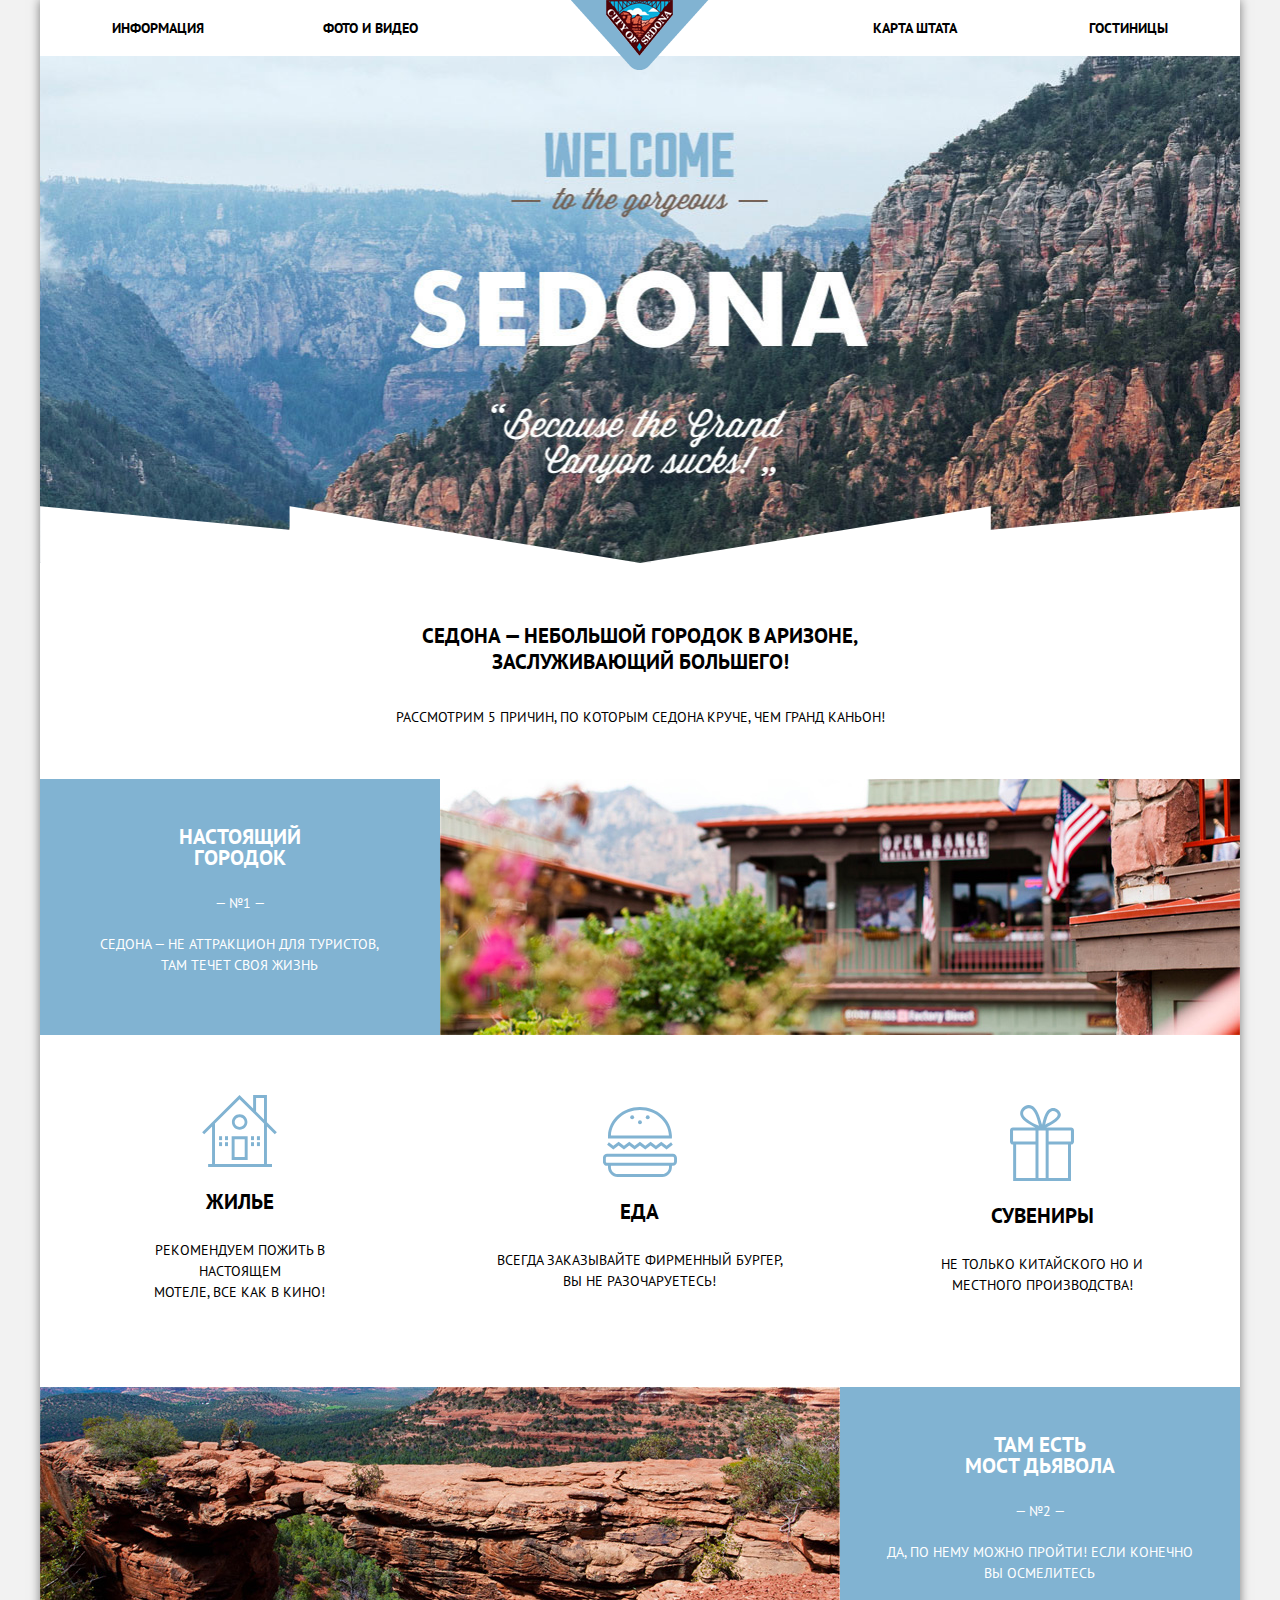
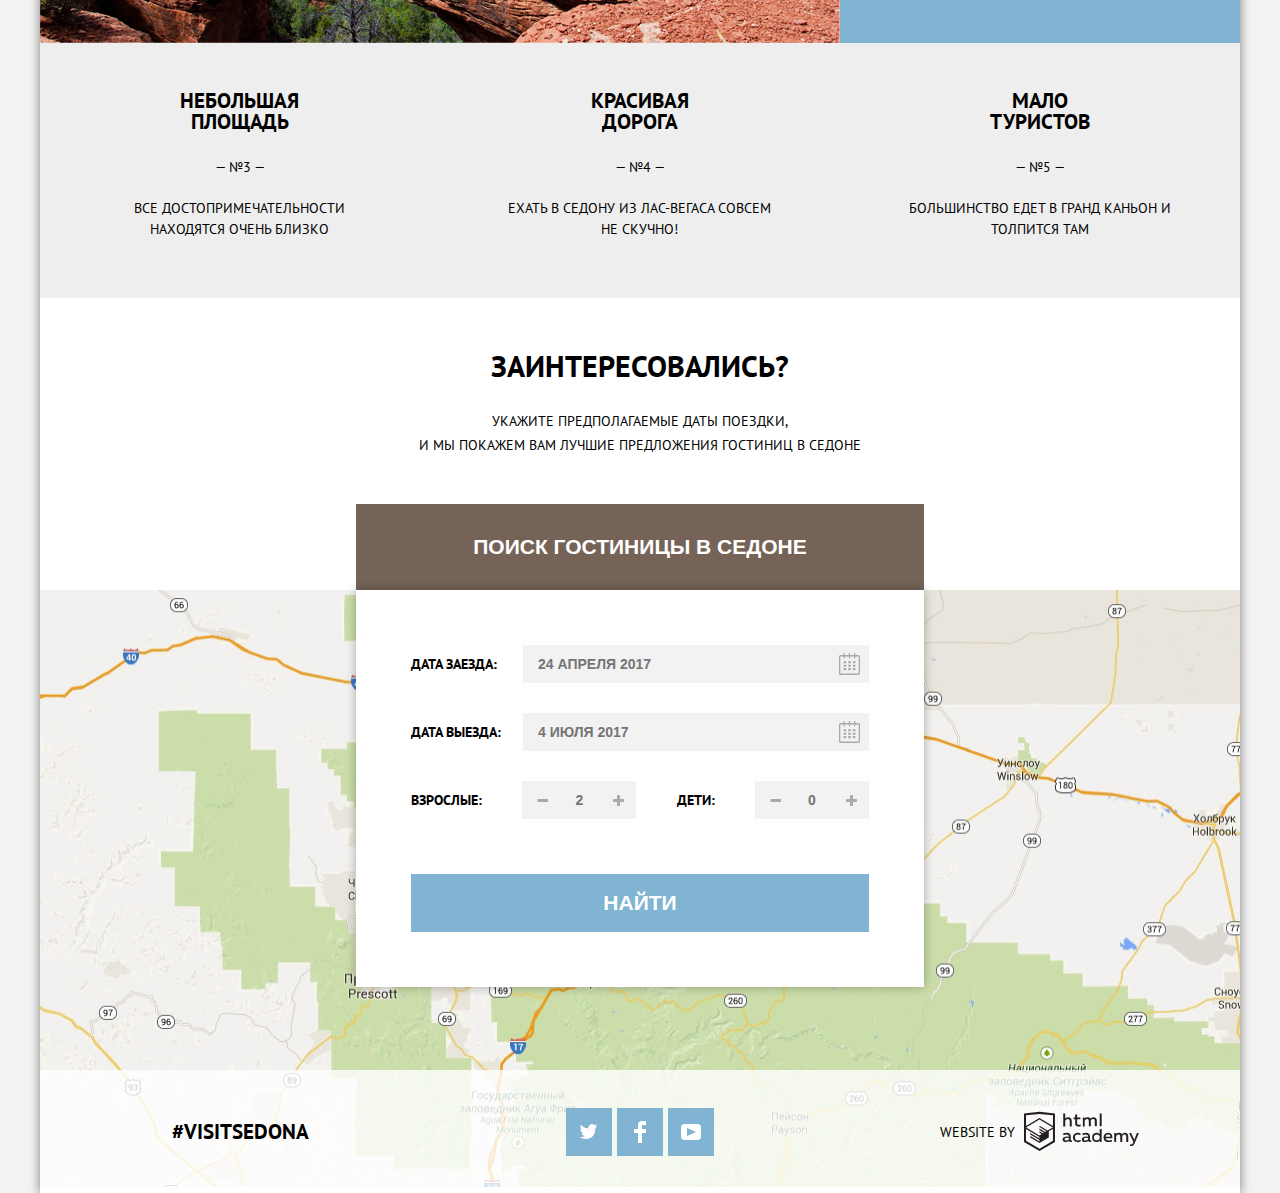
<file: index.html>
<!DOCTYPE html>
<html lang="ru">
  <head>
    <meta charset="utf-8">
    <title>HTML Academy: Седона</title>
    <link href="https://fonts.googleapis.com/css?family=PT+Sans:400,700&amp;subset=cyrillic" rel="stylesheet">
    <link href="css/normalize.css" rel="stylesheet">
    <link href="css/style.css" rel="stylesheet">
  </head>
  <body>
  	<div class="main-wrapper">
		<header class="main-header">
			<nav class="main-menu">
				<a href="index.html" class="main-logo">
					<img src="img/main-logo.png" width="138" height="70" alt="City of Sedona">
				</a>
				<ul class="navigation">
					<li class="navigation-item">
						<a href="info.html" class="navigation-item-link">Информация</a>
					</li>
					<li class="navigation-item">
						<a href="photo.html" class="navigation-item-link">Фото и Видео</a>
					</li>
					<li class="navigation-item">
						<a href="video.html" class="navigation-item-link">Карта штата</a>
					</li>
					<li class="navigation-item">
						<a href="hotels.html" class="navigation-item-link">Гостиницы</a>
					</li>
				</ul>
			</nav>
		</header>
		<main class="container">
			<div class="promo">	
				<img src="img/background-image.jpg" width="1200" height="507" alt="sedona">
			</div>
			<div class="reasons-intro">
				<h3 class="reasons-city">Седона — небольшой городок в Аризоне,<br> заслуживающий большего!</h3>
				<p class="reasons-city-text">Рассмотрим 5 причин, по которым Седона круче, чем Гранд каньон!</p>
			</div>
			<h2 class="visually-hidden">Описание города</h2>
			<section class="about">
				<ul class="reasons-list">
					<li class="reasons-item">
						<h3 class="reasons-name">Настоящий<br>городок</h3>
						<p class="reasons-number">— №1 —</p>
						<p class="reasons-text">Седона — не аттракцион для туристов,<br> там течет своя жизнь</p>	
					</li>
					<li class="reasons-img">	
						<img src="img/city.jpg" width="800" height="256" alt="city-photo">
					</li>
				</ul>
				<ul class="features-list">
					<li class="features-item">
						<h3 class="features-caption">Жилье</h3>
						<p class="features-text">Рекомендуем пожить в настоящем<br>мотеле, все как в кино!</p>
					</li>
					<li class="features-item">
						<h3 class="features-caption">Еда</h3>
						<p class="features-text">Всегда заказывайте фирменный бургер, вы не разочаруетесь!</p>
					</li>
					<li class="features-item">
						<h3 class="features-caption">Сувениры</h3>
						<p class="features-text">Не только китайского но и местного производства!</p>
					</li>
				</ul>
					<ul class="reasons-list">
						<li class="reasons-img">
							<img src="img/canyon.jpg" width="800" height="256" alt="canyon">
						</li>
						<li class="reasons-item">
							<h3 class="reasons-name">Там есть<br>Мост дьявола</h3>
							<p class="reasons-number">— №2 —</p>
							<p class="reasons-text">Да, по нему можно пройти! Если конечно<br>вы осмелитесь</p>
						</li>
						<li class="reasons-item last-reasons">
							<h3 class="reasons-name">Небольшая<br>площадь</h3>
							<p class="reasons-number">— №3 —</p>
							<p class="reasons-text">Все достопримечательности<br>находятся очень близко</p>
						</li>
						<li class="reasons-item last-reasons">
							<h3 class="reasons-name">Красивая<br>дорога</h3>
							<p class="reasons-number">— №4 —</p>
							<p class="reasons-text">Ехать в Седону из Лас-Вегаса совсем<br> не скучно!</p>
						</li>
						<li class="reasons-item last-reasons">
							<h3 class="reasons-name">Мало<br>туристов</h3>
							<p class="reasons-number">— №5 —</p>
							<p class="reasons-text">Большинство едет в Гранд Каньон и<br>толпится там</p>
						</li>	
					</ul>
			</section>
			<section class="booking">			
				<h2 class="booking-interesting">Заинтересовались?</h2>
				<p class="booking-text">Укажите предполагаемые даты поездки,<br> и мы покажем вам лучшие предложения гостиниц в Седоне</p>
				<button class="booking-form-btn" type="button">Поиск гостиницы в Седоне</button>
			</section>
			<section class="hotels-search">
				<h2 class="visually-hidden">Форма поиска отеля</h2>
				<form class="hotels-search-form" action="https://echo.htmlacademy.ru" method="post">
					<p class="hotels-search-item">
						<label for="arrival-date">Дата заезда:</label>
						<input class="date-input" id="arrival-date" type="text" name="arrival-date" placeholder="24 апреля 2017">
						<button class="calendar" type="button" aria-label="Календарь">
							<svg class="calendar-icon" xmlns="http://www.w3.org/2000/svg" width="21" height="22" viewBox="0 0 21 22"><path d="M19.251 2.025h-2.845V.648c0-.381-.294-.689-.656-.689-.363 0-.656.308-.656.689v1.377h-3.938V.648c0-.381-.294-.689-.655-.689-.363 0-.657.308-.657.689v1.377H5.906V.648c0-.381-.294-.689-.656-.689-.363 0-.657.308-.657.689v1.377H1.75C.784 2.025 0 2.847 0 3.862v16.302C0 21.179.784 22 1.75 22h17.501c.966 0 1.749-.821 1.749-1.836V3.862c0-1.015-.783-1.837-1.749-1.837zm.437 18.139a.448.448 0 0 1-.437.459H1.75a.45.45 0 0 1-.438-.459V3.862a.45.45 0 0 1 .438-.459h2.844v1.378c0 .381.294.689.657.689.362 0 .656-.308.656-.689V3.403h3.938v1.378c0 .381.294.689.657.689.361 0 .655-.308.655-.689V3.403h3.938v1.378c0 .381.293.689.656.689.362 0 .656-.308.656-.689V3.403h2.845c.241 0 .437.206.437.459v16.302z"/><path d="M4.594 8.225h2.625v2.066H4.594zM4.594 11.668h2.625v2.067H4.594zM4.594 15.112h2.625v2.066H4.594zM9.188 15.112h2.625v2.066H9.188zM9.188 11.668h2.625v2.067H9.188zM9.188 8.225h2.625v2.066H9.188zM13.781 15.112h2.625v2.066h-2.625zM13.781 11.668h2.625v2.067h-2.625zM13.781 8.225h2.625v2.066h-2.625z"/></svg>
						</button>
					</p>
					<p class="hotels-search-item">
						<label for="departure-date">Дата выезда:</label>
						<input class="date-input" id="departure-date" type="text" name="departure-date" placeholder="4 июля 2017">
						<button class="calendar" aria-label="Календарь" type="button">
							<svg class="calendar-icon" xmlns="http://www.w3.org/2000/svg" width="21" height="22" viewBox="0 0 21 22"><path d="M19.251 2.025h-2.845V.648c0-.381-.294-.689-.656-.689-.363 0-.656.308-.656.689v1.377h-3.938V.648c0-.381-.294-.689-.655-.689-.363 0-.657.308-.657.689v1.377H5.906V.648c0-.381-.294-.689-.656-.689-.363 0-.657.308-.657.689v1.377H1.75C.784 2.025 0 2.847 0 3.862v16.302C0 21.179.784 22 1.75 22h17.501c.966 0 1.749-.821 1.749-1.836V3.862c0-1.015-.783-1.837-1.749-1.837zm.437 18.139a.448.448 0 0 1-.437.459H1.75a.45.45 0 0 1-.438-.459V3.862a.45.45 0 0 1 .438-.459h2.844v1.378c0 .381.294.689.657.689.362 0 .656-.308.656-.689V3.403h3.938v1.378c0 .381.294.689.657.689.361 0 .655-.308.655-.689V3.403h3.938v1.378c0 .381.293.689.656.689.362 0 .656-.308.656-.689V3.403h2.845c.241 0 .437.206.437.459v16.302z"/><path d="M4.594 8.225h2.625v2.066H4.594zM4.594 11.668h2.625v2.067H4.594zM4.594 15.112h2.625v2.066H4.594zM9.188 15.112h2.625v2.066H9.188zM9.188 11.668h2.625v2.067H9.188zM9.188 8.225h2.625v2.066H9.188zM13.781 15.112h2.625v2.066h-2.625zM13.781 11.668h2.625v2.067h-2.625zM13.781 8.225h2.625v2.066h-2.625z"/></svg>
						</button>
					</p>
					<p class="hotels-search-item count-search-item">
						<label for="count">Взрослые:</label>
						<button id="people-btn" class="people-btn count-minus" type="button"></button>
						<input type="text" class="count-input" id="count" placeholder="2">
						<button class="people-btn count-plus" type="button"></button>
						<label for="count-children">Дети:</label>
						<button class="people-btn count-minus" type="button"></button>
						<input type="text" class="count-input" id="count-children" placeholder="0">
						<button class="people-btn count-plus" type="button"></button>
					</p>
					<button class="find-btn" type="submit">Найти</button>
				</form>	
			</section>
			<section class="map">
				<h2 class="visually-hidden">Карта штата</h2>
				<img src="img/map.jpg" width="1200" height="597" alt="Arizona State map">
			</section>
		</main>
		<footer class="main-footer">
			<h2 class="visually-hidden">Контакты</h2>
					<p class="footer-hashtag">#Visitsedona</p>
				<div class="footer-social">
					<ul class="social">
						<li class="social-item">
							<a href="#" class="twitter" aria-label="twitter"></a>
						</li>
						<li class="social-item">
							<a href="#" class="facebook" aria-label="facebook"></a>
						</li>
						<li class="social-item">
							<a href="#" class="youtube" aria-label="youtube"></a>
						</li>
					</ul>
				</div>
				<div class="footer-copyright">
						<span class="website">Website by</span>
						<a href="https://htmlacademy.ru/intensive/htmlcss" class="footer-logo" aria-label="Website HTML Academy">
							<svg class="academy-logo" id="Layer_1" data-name="Layer 1" width="115px" height="41px" xmlns="http://www.w3.org/2000/svg" viewBox="0 0 108.08 36.85"><title>logo-htmlacademy-small1</title><path d="M44.61,26.88a2,2,0,0,0,.55-0.1v1.33a3.25,3.25,0,0,1-1.18.21,1.67,1.67,0,0,1-1.67-1,4.84,4.84,0,0,1-3.14,1.08c-1.51,0-2.91-.83-2.91-2.55,0-2.13,2-2.79,3.71-2.79a11.08,11.08,0,0,1,2.17.25v-0.3c0-1-.76-1.77-2.19-1.77a7.42,7.42,0,0,0-3,.64v-1.7a10.21,10.21,0,0,1,3.19-.55c2.36,0,3.81,1.12,3.81,3.65v3a0.54,0.54,0,0,0,.49.59h0.17Zm-6.44-1.13A1.35,1.35,0,0,0,39.63,27h0.11a3.39,3.39,0,0,0,2.41-1V24.58a9.72,9.72,0,0,0-1.81-.21c-1,0-2.16.33-2.16,1.38h0Zm12.36-6.11a5,5,0,0,1,2.57.64V22a4.08,4.08,0,0,0-2.3-.7,2.75,2.75,0,1,0,0,5.49,5,5,0,0,0,2.43-.64v1.71a6.27,6.27,0,0,1-2.76.57A4.21,4.21,0,0,1,46,24.51q0-.21,0-0.41a4.32,4.32,0,0,1,4.18-4.46h0.38Zm12.17,7.24a2,2,0,0,0,.55-0.1v1.33a3.25,3.25,0,0,1-1.18.21,1.67,1.67,0,0,1-1.67-1,4.84,4.84,0,0,1-3.14,1.08c-1.51,0-2.91-.83-2.91-2.55,0-2.13,2-2.79,3.71-2.79a11.08,11.08,0,0,1,2.17.25v-0.3c0-1-.76-1.77-2.19-1.77a7.42,7.42,0,0,0-3,.64v-1.7a10.21,10.21,0,0,1,3.19-.55c2.36,0,3.81,1.12,3.81,3.65v3a0.54,0.54,0,0,0,.49.59h0.17Zm-6.44-1.13A1.35,1.35,0,0,0,57.73,27h0.11a3.39,3.39,0,0,0,2.41-1V24.58a9.72,9.72,0,0,0-1.81-.21c-1.06,0-2.16.33-2.16,1.38h0ZM73,16V28.2H71.35V26.88a3.88,3.88,0,0,1-3.19,1.54,4.4,4.4,0,0,1,0-8.78,3.81,3.81,0,0,1,3,1.3V16H73Zm-4.53,5.22a2.76,2.76,0,1,0,0,5.52A2.86,2.86,0,0,0,71.15,25V23A2.91,2.91,0,0,0,68.49,21.27ZM79,19.64c3.31,0,4.46,2.68,3.92,5.09H76.7c0.21,1.5,1.67,2.11,3.19,2.11a6.11,6.11,0,0,0,2.64-.59v1.6a7.14,7.14,0,0,1-3,.57C77,28.42,74.78,27,74.78,24a4.18,4.18,0,0,1,4-4.39H79Zm0.09,1.54a2.28,2.28,0,0,0-2.44,2.1v0.06H81.3A2,2,0,0,0,79.13,21.18Zm5.73,7V19.87h1.65v1a3.81,3.81,0,0,1,2.78-1.27A2.86,2.86,0,0,1,91.89,21a4.12,4.12,0,0,1,2.91-1.33A3.06,3.06,0,0,1,98,23V28.2h-1.9V23.05a1.59,1.59,0,0,0-1.42-1.75H94.42a2.8,2.8,0,0,0-2.07,1.12V28.2h-1.9V23.05A1.59,1.59,0,0,0,89,21.31H88.8a3,3,0,0,0-2.21,1.29v5.63H84.86Zm21.31-8.33h1.9l-3.91,9.46c-0.9,2.17-2.09,2.86-3.35,2.86a4.76,4.76,0,0,1-1.1-.14V30.46a2.86,2.86,0,0,0,.85.12c0.9,0,1.58-.64,2.07-1.9l0.17-.42-4-8.4h2l2.86,6.29ZM38.73,1.46V6.22a3.81,3.81,0,0,1,2.7-1.14,3.25,3.25,0,0,1,3.44,3.4v5.15H43V8.72a1.81,1.81,0,0,0-1.61-2h-0.3a2.93,2.93,0,0,0-2.32,1.39v5.52h-1.9V1.46h1.9ZM49.94,2.31v3h3V6.91h-3v3.81c0,1.1.5,1.46,1.58,1.46a4.49,4.49,0,0,0,1.69-.33v1.6A6.8,6.8,0,0,1,51,13.8a2.55,2.55,0,0,1-2.86-2.74V6.89H46.58V5.26h1.5V2.74Zm5.4,11.31V5.28H57v1A3.81,3.81,0,0,1,59.77,5a2.86,2.86,0,0,1,2.6,1.33A4.12,4.12,0,0,1,65.28,5,3.06,3.06,0,0,1,68.44,8.4v5.21h-1.9V8.46a1.59,1.59,0,0,0-1.42-1.75H64.89a2.8,2.8,0,0,0-2.07,1.12v5.78h-1.9V8.46A1.59,1.59,0,0,0,59.5,6.71H59.27A3,3,0,0,0,57.06,8v5.63H55.34ZM71.17,1.45H73V13.6H71.17V1.45ZM14.71,0H14.55L0,1.54V28.21l14.55,8.66,14.55-8.66V1.54Zm12.5,27.1L14.55,34.64,1.9,27.12V16.18l12.59,7.5V25L5.86,19.9v1.31l8.68,5.21v1.39L5.87,22.65V24l8.68,5.21,8.75-5.24V18.31L27.2,16V27.12Zm0-12.53-3.48,2-1.6,1L14.51,13v1.31L21,18.23H21l-0.14.09-1,.54-5.37-3.2V17l4.24,2.52-1,.67-3.2-1.9v1.31l2.1,1.24L14.5,22.1,2,14.65,14.51,7.11Zm0-1.32L14.49,5.76,1.91,13.25v-10L14.56,1.92,27.21,3.25v10h0Z" transform="translate(0 -0.02)"/></svg>
						</a>
				</div>
		</footer>
	</div>
	<script type="text/javascript" src="js/script.js"></script>
  </body>
</html>
</file>
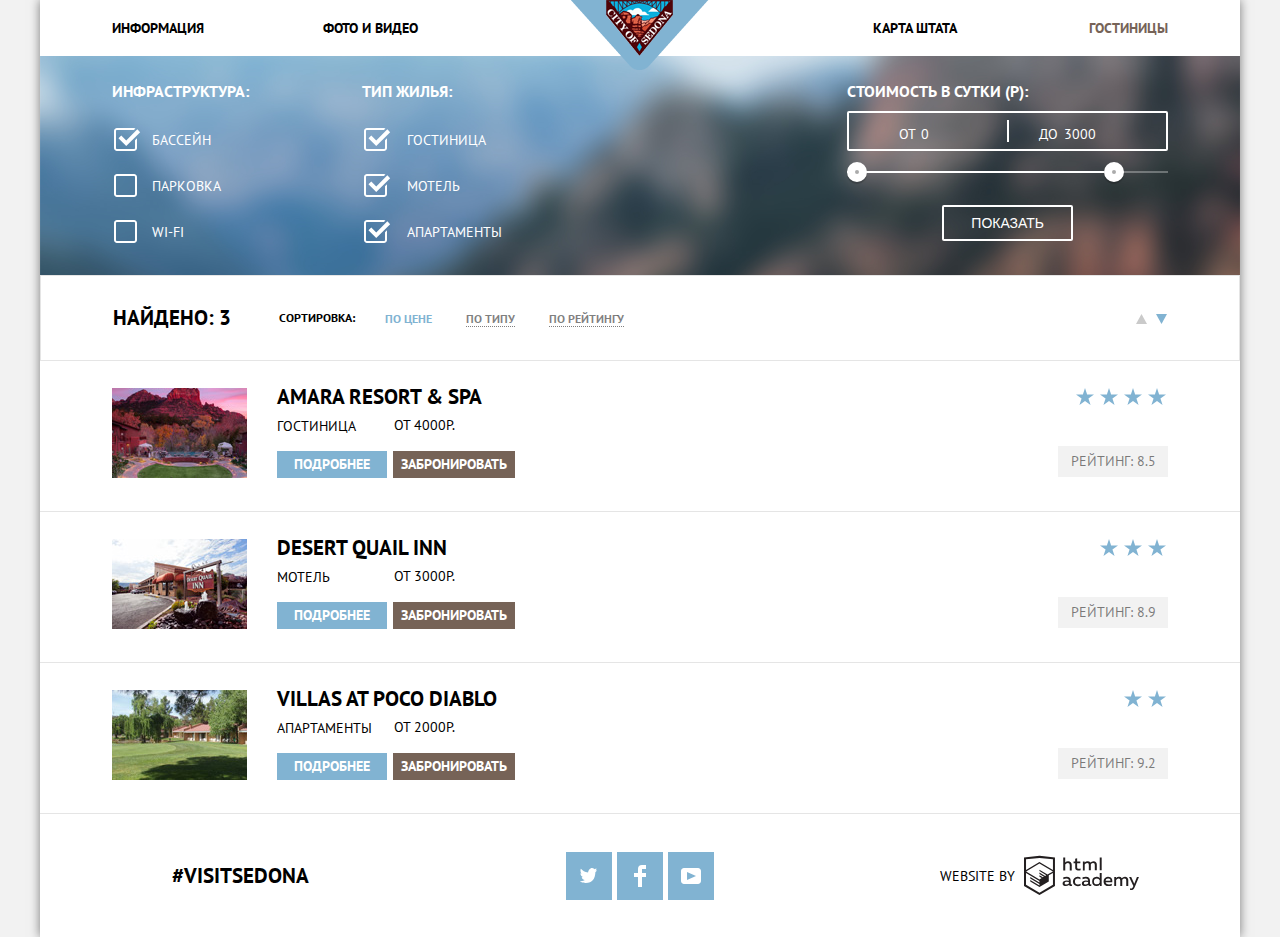
<file: hotels.html>
<!DOCTYPE html>
<html lang="ru">
  <head>
    <meta charset="utf-8">
    <title>HTML Academy: Седона</title>
    <link href="https://fonts.googleapis.com/css?family=PT+Sans:400,700&amp;subset=cyrillic" rel="stylesheet">
    <link href="css/normalize.css" rel="stylesheet">
    <link href="css/style.css" rel="stylesheet">
    <link rel="shortcut icon" href="favicon.png" type="image/png">
  </head>
  <body>
  	<div class="main-wrapper">
		<header class="main-header">
			<nav class="main-menu">
				<a href="index.html" class="main-logo">
					<img src="img/main-logo.png" width="138" height="70" alt="City of Sedona">
				</a>
				<ul class="navigation">
					<li class="navigation-item">
						<a href="info.html" class="navigation-item-link">Информация</a>
					</li>
					<li class="navigation-item">
						<a href="photo.html" class="navigation-item-link">Фото и Видео</a>
					</li>
					<li class="navigation-item">
						<a href="video.html" class="navigation-item-link">Карта штата</a>
					</li>
					<li class="navigation-item navigation-active-item">
						<a href="hotels.html" class="navigation-item-link">Гостиницы</a>
					</li>
				</ul>
			</nav>
		</header>
		<main class="container">
			<section class="hotels-filter">
				<h2 class="visually-hidden">Фильтр отелей</h2>
				<form class="filter-form" action="https://echo.htmlacademy.ru" method="post">
					<fieldset class="filter-form-group">
						<legend class="comfort-check">Инфраструктура:</legend>
						<ul class="comfort">
							<li class="comfort-item">
								<input class="check-item" id="pool" type="checkbox" name="pool" checked>
								<label class="check-name" for="pool">Бассейн</label>
							</li>
							<li class="comfort-item">
								<input class="check-item" id="parking" type="checkbox" name="parking">
								<label class="check-name" for="parking">Парковка</label>
							</li>
							<li class="comfort-item">
								<input class="check-item" id="wi-fi" type="checkbox" name="wi-fi">
								<label class="check-name" for="wi-fi">Wi-fi</label>
							</li>
						</ul>
					</fieldset>
					<fieldset class="filter-form-group">
						<legend class="comfort-check">Тип жилья:</legend>
						<ul class="hotels-type">
							<li class="hotels-type-item">
								<input class="check-item" id="hotel" type="checkbox" name="hotel" checked>
								<label class="check-name" for="hotel">Гостиница</label>
							</li>
							<li class="hotels-type-item">
								<input class="check-item" id="motel" type="checkbox" name="motel" checked>
								<label class="check-name" for="motel">Мотель</label>
							</li>
							<li class="hotels-type-item">
								<input class="check-item" id="apartments" type="checkbox" name="apartments" checked>
								<label class="check-name" for="apartments">Апартаменты</label>
							</li>
						</ul>
					</fieldset>
					<fieldset class="filter-form-group">
						<legend class="price-of-day">Стоимость в сутки (р):</legend>
						<div class="price-controls">
        			<label class="min-price">от <input type="text" name="min-price" value="0"></label>
        			<label class="max-price">до <input type="text" name="max-price" value="3000"></label>
      			</div>
      			<div class="range-controls">
        		  <div class="scale">
          		  <div class="bar"></div>
       			  </div>
        			<div class="range-toggle range-toggle-min"></div>
        			<div class="range-toggle range-toggle-max"></div>
     				</div>
      			<button class="filter-btn" type="submit">Показать</button>
					</fieldset>
				</form>
			</section>
			<section class="hotels-results">
				<h2 class="visually-hidden">Список гостиниц</h2>
				<div class="hotel-filter-wrapper">
					<div class="hotel-sorting-wrapper">
						<h3>Найдено: <span class="hotels-count">3</span></h3>
						<span class="hotel-sorting-title">Сортировка:</span>
							<ul class="hotels-sorting-parameters">
								<li class="hotels-sorting sorting-active">
									<a href="#" class="hotel-sorting-btn">По цене</a>
								</li>
								<li class="hotels-sorting">
									<a href="#" class="hotel-sorting-btn">По типу</a>
								</li>
								<li class="hotels-sorting">
									<a href="#" class="hotel-sorting-btn">По рейтингу</a>
								</li>
							</ul>
					</div>
					<div class="triangle-wrapper">
						<a href="#" class="sort-up">
							<svg class="sort-up-color" xmlns="http://www.w3.org/2000/svg" width="11" height="10" viewBox="0 0 11 10"><path d="M5.5 0L0 10h11z"/></svg>
						</a>
						<a href="#" class="sort-down">
							<svg class="sort-down-color" xmlns="http://www.w3.org/2000/svg" width="11" height="10" viewBox="0 0 11 10"><path d="M5.5 10L0 0h11"/></svg>
						</a>
					</div>
				</div>
				<ul class="hotels-list">
					<li class="hotel-item">
						<p class="hotel-img">
							<img src="img/hotel1.jpg" width="135" height="90" alt="Amara Resort & SPA">
						</p>
						<div class="hotel-item-wrapper">
							<div class="hotel-content-wrapper">
									<h3>
										<a class="hotel-name" href="#" >Amara Resort & SPA</a>
									</h3>
									<span class="hotel-type">Гостиница</span>
									<span class="hotel-price">от 4000р.</span>
								<div class="content-buttons-wrapper">
									<a class="hotel-more-info" href="info.html">Подробнее</a>
									<button class="hotel-btn-booking" type="button">Забронировать</button>
								</div>
							</div>
							<div class="rating-wrapper">
								<p class="star-rating" tabindex="0" aria-label="this hotel has four stars">
									<span class="star-item"></span>
									<span class="star-item"></span>
									<span class="star-item"></span>
									<span class="star-item"></span>
								</p>
								<p class="rating">Рейтинг: 8.5</p>
							</div>
						</div>
					</li>
					<li class="hotel-item">
						<p class="hotel-img">
							<img src="img/hotel2.jpg" width="135" height="90" alt="Desert Quail Inn">
						</p>
						<div class="hotel-item-wrapper">
							<div class="hotel-content-wrapper">
									<h3>
										<a class="hotel-name" href="#" >Desert quail inn</a>
									</h3>
									<span class="hotel-type">Мотель</span>
									<span class="hotel-price">от 3000р.</span>
								<div class="content-buttons-wrapper">
									<a class="hotel-more-info" href="info.html">Подробнее</a>
									<button class="hotel-btn-booking" type="button">Забронировать</button>
								</div>
							</div>
							<div class="rating-wrapper">
								<p class="star-rating" tabindex="0" aria-label="this hotel has four stars">
									<span class="star-item"></span>
									<span class="star-item"></span>
									<span class="star-item"></span>
								</p>
								<p class="rating">Рейтинг: 8.9</p>
							</div>
						</div>
					</li>
					<li class="hotel-item">
						<p class="hotel-img">
							<img src="img/hotel3.jpg" width="135" height="90" alt="Villas at Poco Diablo">
						</p>
						<div class="hotel-item-wrapper">
							<div class="hotel-content-wrapper">
									<h3>
										<a class="hotel-name" href="#" >Villas at poco diablo</a>
									</h3>
									<span class="hotel-type">Апартаменты</span>
									<span class="hotel-price">от 2000р.</span>
								<div class="content-buttons-wrapper">
									<a class="hotel-more-info" href="info.html">Подробнее</a>
									<button class="hotel-btn-booking" type="button">Забронировать</button>
								</div>
							</div>
							<div class="rating-wrapper">
								<p class="star-rating" tabindex="0" aria-label="this hotel has four stars">
									<span class="star-item"></span>
									<span class="star-item"></span>
								</p>
								<p class="rating">Рейтинг: 9.2</p>
							</div>
						</div>
					</li>
				</ul>
			</section>
		</main>
		<footer class="main-footer-hotels">
			<h2 class="visually-hidden">Контакты</h2>
			<div class="footer-hashtag">
				<p class="hashtag">#Visitsedona</p>
			</div>
			<div class="footer-social">
				<ul class="social">
					<li class="social-item">
						<a href="#" class="twitter" aria-label="twitter"></a>
					</li>
					<li class="social-item">
						<a href="#" class="facebook" aria-label="facebook"></a>
					</li>
					<li class="social-item">
						<a href="#" class="youtube" aria-label="youtube"></a>
					</li>
				</ul>
			</div>
			<div class="footer-copyright">
				<span class="website">Website by</span>
				<a href="https://htmlacademy.ru/intensive/htmlcss" class="footer-logo" aria-label="Website HTML Academy">
					<img src="img/logo-htmlacademy.svg" width="115" height="41" alt="HTML-Academy">
				</a>
			</div>
		</footer>
	</div>
  </body>
</html>
</file>
<file: css/style.css>
body {
	margin: 0;
	padding: 0;
	font-family: "PT Sans", Arial, sans-serif;
	font-size: 14px;
	line-height: 21px;
	font-weight: bold;
	text-transform: uppercase;
	background-color: #f2f2f2;
}

a {
  	text-decoration: none;
}

.visually-hidden {
	position: absolute;
	clip: rect(0 0 0 0);
	width: 1px;
	height: 1px;
	margin: -1px;
}

.main-wrapper {
	position: relative;
	width: 1200px;
	margin: 0 auto;
	background-color: white;
	box-shadow: 0 0 10px rgba(0,0,0,0.5)
}

.main-menu {
	position: relative;
	padding: 15px 0px;
	font-size: 14px;
	line-height: 26px;
	color: #ffffff;
	background-color: #ffffff;
}

.main-logo {
	position: absolute;
	top: 0px;
	left: 50%;
	transform: translateX(-50%);
	z-index: 100;
}

.navigation {
	display: flex;
	flex-direction: row;
	align-items: center;
  justify-content: space-between;
	padding: 0;
	margin: 0;
	max-width: 1200px;
	padding-left: 6%;
	padding-right: 6%;
	list-style: none;
}

.navigation-item {
	width: 20%;
}

.navigation-item:nth-of-type(1),
.navigation-item:nth-of-type(2) {
	text-align: left;
}

.navigation-item:nth-of-type(3),
.navigation-item:nth-of-type(4) {
	text-align: right;
}

.navigation-item:nth-of-type(2) {
	margin-right: 20%;
}

.navigation-item-link {
	text-decoration: none;
	color: #000;
}

.navigation-item-link:hover,
.navigation-item-link:focus {
	color: #81b3d2;
}

.navigation-item-link:active {
	color: rgba(0,0,0, 0.5);
}

.navigation-active-item .navigation-item-link {
	color: #766357;
}

.container {
	background-color: #fff;
	text-align: center;
}

.promo {
	position: relative;
}

.promo img {
	display: block;
}

.promo:after {
	position: absolute;
	content: "";
	bottom: 0;
	left: 0;
	width: 100%;
	height: 57px;
	background-image: url(../img/background-image-bottom.png);
	background-repeat: no-repeat;
}

.reasons-city {
	margin-top: 60px;
	margin-bottom: 0;
	font-size: 21px;
	line-height: 26px;
}

.reasons-city-text {
	margin: 0;
	padding-top: 30px;
	padding-bottom: 50px;
	font-size: 14px;
	line-height: 24px;
	font-weight: normal;
}

.reasons-list,
.features-list {
	list-style: none;
	display: flex;
	flex-wrap: wrap;
	padding: 0;
	margin: 0;
}

.reasons-item {
	box-sizing: border-box;
	width: 33.33%;
	font-size: 21px;
	line-height: 21px;
	font-weight: normal;
	background-color: #81b3d2;
	color: white;
}

.reasons-img {
	width: 66.66%;
}

.reasons-img img {
	display: block;
}

.last-reasons {
	line-height: 21px;
	text-align: center;
	font-weight: normal;
	background-color: #eee;
	color: black;
}

.reasons-name {
	margin-top: 47px;
	margin-bottom: 0;
	font-size: 21px;
}

.reasons-number,
.reasons-text {
	margin-top: 25px;
	font-size: 14px;
}

.reasons-item .reasons-text {
	margin-top: 20px;
	font-size: 14px;
}

.last-reasons .reasons-text {
	margin-top: 20px;
	margin-bottom: 58px;
}

.features-caption {
	margin-bottom: 28px;
	margin-top: 24px;
	font-weight: bold;
	font-size: 21px;
	line-height: 21px;
}

.features-item {
	box-sizing: border-box;
	width: 33.33%;
	text-align: center;
	padding: 60px 72px 70px 72px;
	margin: 0;
	align-self: center;
}

.features-item:nth-of-type(2) {
	padding: 60px 52px 70px 52px;
}

.features-item:nth-of-type(3) {
	padding: 60px 60px 67px 65px;
}

.features-text {
	font-size: 14px;
	line-height: 21px;
	font-weight: normal;
}

.features-item:nth-of-type(1):before {
	display: inline-block;
	content: "";
	width: 75px;
	height: 72px;
	vertical-align: middle;
	background-image: url("../img/apartments.svg");
	background-repeat: no-repeat;
	color: #81b3d2;
}

.features-item:nth-of-type(2):before {
	display: inline-block;
	content: "";
	width: 74px;
	height: 70px;
	vertical-align: middle;
	background-image: url("../img/burger.svg");
	background-repeat: no-repeat;
	color: #81b3d2;
}

.features-item:nth-of-type(3):before {
	display: inline-block;
	content: "";
	width: 64px;
	height: 76px;
	vertical-align: middle;
	background-image: url("../img/souvenire.svg");
	background-repeat: no-repeat;
	color: #81b3d2;
}

.booking-interesting {
	margin-top: 50px;
	margin-bottom: 25px;
	font-size: 30px;
	line-height: 36px;
}

.booking-text {
	margin-bottom: 47px;
	margin-top: 0;
	font-size: 14px;
	line-height: 24px;
	font-weight: normal;
}

.booking-form-btn {
	padding: 30px;
	width: 568px;
	font-size: 21px;
	line-height: 26px;
	font-weight: bold;
	text-transform: uppercase;
	background-color: #766357;
	color: #fff;
	cursor: pointer;
	border: none;
}

.booking-form-btn:hover {
	background-color: #604e43;
}

.booking-form-btn:active {
	background-color: #503e33;
	color: rgba(255,255,255, 0.5);
}

.calendar {
	position: absolute;
	right: 4px;
	top: 4px;
	padding: 0;
	width: 21px;
	height: 22px;
	text-transform: inherit;
	border: none;
	cursor: pointer;
	background-color: transparent;
}

.calendar-icon {
	position: absolute;
	right: 0px;
	top: -1px;
	padding: 5px;
	width: 21px;
	height: 22px;
	fill: #a9a9a9;
}

.calendar-icon:hover {
	fill: black;
}

.calendar-icon:active {
	fill: #81b3d2;
}

.hotels-search {
	position: absolute;
	left: 316px;
	display: inline-block;
	vertical-align: middle;
	background-color: #fff;
	box-shadow: 0 0 10px rgba(0, 0, 0, 0.3)
}

.find-btn {
	padding: 16px;
	width: 458px;
	text-transform: uppercase;
	font-size: 21px;
	line-height: 26px;
	text-align: center;
	font-weight: bold;
	color: #fff;
	background-color: #81b3d2;
	border: none;
	cursor: pointer;
}

.find-btn:hover {
	background-color: #669ec0;
}

.find-btn:active {
	background-color: #669ec0;
	color: rgba(255,255,255, 0.5);
}

.hotels-search-item {
	position: relative;
	display: flex;
	justify-content: space-between;
	margin-bottom: 30px;
	margin-top: 0;
}

.hotels-search-item label {
	align-self: center;
}

.hotels-search-form {
	padding: 55px;
}

.date-input {
	box-sizing: border-box;
	width: 346px;
	height: 38px;
	padding: 6px 0;
	padding-left: 15px;
	padding-right: 35px;
	margin-left: 19px;
	font-size: 14px;
	line-height: 26px;
	font-weight: bold;
	text-transform: uppercase;
	background-color: #f2f2f2;
	border: none;
}

.hotels-search-item input:hover {
	background-color: #ebebeb;
}

.hotels-search-item input:focus {
	background-color: white;
	outline: 2px solid #f2f2f2;
}

.count-search-item button:nth-of-type(1) {
	margin-left: 40px;
}

.count-search-item button:nth-of-type(2) {
	margin-right: 40px;
}

.count-search-item button:nth-of-type(3) {
	margin-left:  40px;
}

.count-search-item {
	width: 458px;
	margin-bottom: 55px;
}

.count-input {
	padding: 11px 0px;
	width: 38px;
	text-align: center;
	font-size: 14px;
	font-weight: bold;
	text-transform: uppercase;
	background-color: #f2f2f2;
	border: none;
}

.count-input:focus {
	padding: 11px 0px;
	width: 38px;
	vertical-align: middle;
	text-align: center;
	font-size: 14px;
	border: none;
}

.people-btn {
	padding: 19px 10px;
	border: none;
	width: 38px;
	cursor: pointer;
}

.count-minus {
	background-image: url("../img/sprites-minus.png");
	background-color: #f2f2f2;
	background-repeat: no-repeat;
	background-position: 15px 18px;
}

.count-minus:hover {
	background-image: url("../img/sprites-minus.png");
	background-color: #f2f2f2;
	background-repeat: no-repeat;
	background-position: 15px -36px;
}

.count-minus:active {
	background-image: url("../img/sprites-minus.png");
	background-color: #f2f2f2;
	background-repeat: no-repeat;
	background-position: 15px -93px;
}

.count-plus {
	background-image: url("../img/sprites.png");
	background-color: #f2f2f2;
	background-repeat: no-repeat;
	background-position: 15px 14px;
}

.count-plus:hover {
	background-image: url("../img/sprites.png");
	background-color: #f2f2f2;
	background-repeat: no-repeat;
	background-position: 15px -36px;
}

.count-plus:active {
	background-image: url("../img/sprites.png");
	background-color: #f2f2f2;
	background-repeat: no-repeat;
	background-position: 15px -87px;
}

.main-footer {
	display: flex;
	justify-content: center;
	align-items: center;

	height: 123px;
	width: 1200px;
	position: absolute;
	bottom: 0;
	left: 0;
	background: rgba(255, 255, 255, 0.8);
}

.main-footer-hotels {
	display: flex;
	padding: 0;
	justify-content: center;
	align-items: center;
	height: 123px;
	width: 1200px;
}

.footer-hashtag {
	width: 33.33%;
	font-size: 21px;
	line-height: 26px;
	align-self: center;
	text-align: center;
	/*margin-left: 133px;*/
}

.footer-copyright {
	width: 33.33%;
	font-size: 14px;
	line-height: 26px;
	/*margin-right: 100px;*/
	align-self: center;
	text-align: center;

}

.footer-social {
	width: 33.33%;
	list-style: none;
	align-self: center;
	/*margin-left: 80px;*/
	/*margin-right: 50px;*/
	text-align: center;

}

.footer-social li:first-child {
	margin-right: 5px;
}

.footer-social li:last-child {
	margin-left: 5px;
}

.social {
	list-style: none;
	padding: 0;
	display: flex;
	justify-content: center;
}

.footer-copyright .footer-logo {
	margin-left: 5px;
}

.website {
	display: inline-block;
	vertical-align: middle;
	font-weight: normal;
}

.footer-logo {
	display: inline-block;
	vertical-align: middle;
	height: 41px;
}

.twitter,
.facebook,
.youtube {
	display: inline-block;
	width: 46px;
	height: 48px;
	background-image: url("../img/twitter.svg");
	background-repeat: no-repeat;
	background-color: #81b3d2;
	vertical-align: middle;
	background-position: center;
}

.facebook {
	background-image: url("../img/fb-icon.svg");
}

.youtube {
	background-image: url("../img/youtube.svg");
}

.twitter:hover {
	background-color: #669ec0;
}

.twitter:active {
	background-color: #5496bd;
}

.facebook:hover {
	background-color: #669ec0;
}

.facebook:active {
	background-color: #5496bd;
}

.youtube:hover {
	background-color: #669ec0;
}

.youtube:active {
	background-color: #5496bd;
}

.academy-logo {
	fill: #231f20;
}

.academy-logo:hover {
	fill: #81b3d2;
}

.academy-logo:active {
	fill: #bdbbbc;
}

.hotels-filter {
	background-image: url("../img/filter background.png");
	background-repeat: no-repeat;
	background-position: top center;
}

.filter-form {
	display: flex;
	max-width: 1200px;
	flex-direction: row;
	margin-left: 72px;
	margin-right: 72px;
}

.filter-form-group {
	width: 20%;
	margin-top: 25px;
	margin-bottom: 10px;
	padding: 0;
	padding-right: 0;
	margin-right: 0;
	margin-left: 0;
	font-size: 16px;
	text-align: left;
	color: #ffffff;
	border: none;
}

.filter-form-group:nth-of-type(1) {
	margin-right: 45px;
}

.filter-form-group:nth-of-type(2) {
	margin-right: 280px;
}

.filter-form-group:nth-of-type(3) {
	width: 330px;
	text-align: right;
	font-weight: normal;
}

.filter-price {
	border: 1px solid #000000;
}

.filter-btn {
	display: block;
	margin: 0 auto;
	padding: 6px 27px;
	font-size: 14px;
	line-height: 20px;
	color: #ffffff;
	text-transform: uppercase;
	background: transparent;
	border: 2px solid #ffffff;
	border-radius: 2px;
	cursor: pointer;
}

.filter-btn:hover {
	background-color: white;
	color: black;
}

.comfort-item .check-name {
	padding: 0 0 0 20px;
}

.check-name {
	cursor: pointer;
}

.check-item {
	position: absolute;
	opacity: 0;
}

.check-item + label {
	position: relative;
	padding: 0 0 0 25px;
}

.check-item + label:before {
	content: '';
	position: absolute;
	top: -5px;
	left: -20px;
	width: 27px;
	height: 27px;
	background-image: url(../img/checkbox-off.svg);
	background-repeat: no-repeat;
	background-position: center;
}

.check-item:checked + label:before {
	content: '';
	position: absolute;
	top: -5px;
	left: -18px;
	width: 27px;
	height: 27px;
	background-image: url(../img/checkbox-on.svg);
	background-repeat: no-repeat;
	background-position: center;
}

.check-item:focus + label:before {
	box-shadow: 0 0 0 2px rgba(129, 179, 210, 0.5);
}

.comfort-item,
.hotels-type-item {
	position: relative;
	padding-left: 20px;
	margin-bottom: 20px;
}

.price-of-day {
	margin-bottom: 9px;
	text-align: left;
	font-weight: 700;
	font-size: 16px;
	line-height: 21px;
}

.price-controls {
	position: relative;
	height: 36px;
	margin-bottom: 20px;
	font-size: 0;
	text-align: left;
	border: 2px solid #ffffff;
	border-radius: 2px;
}

.price-controls::after {
	content: "";
	position: absolute;
	top: 50%;
	left: 50%;
	width: 2px;
	height: 22px;
	background: #ffffff;
	transform: translate(-50%, -50%);
}

.price-controls label {
	display: inline-block;
	font-size: 14px;
	line-height: 38px;
	vertical-align: middle;
	cursor: pointer;
}

.price-controls .min-price,
.price-controls .max-price {
	width: 90px;
	padding-left: 50px;
}

.price-controls input {
	width: 50px;
	height: 40px;
	margin: 0;
	color: inherit;
	font: inherit;
	background: none;
	border: none;
}

.range-controls {
	position: relative;
	margin-bottom: 32px;
}

.range-controls .scale {
	height: 2px;
	background: rgba(255, 255, 255, 0.3);
}

.range-controls .bar {
	width: 80%;
	height: 2px;
	background: #ffffff;
}

.range-toggle {
	position: absolute;
	top: -9px;
	width: 4px;
	height: 4px;
	background: #ababab;
	border: 8px solid #ffffff;
	border-radius: 50%;
	box-shadow: 0 2px 1px 0 rgba(0, 1, 1, 0.2);
	cursor: pointer;
}

.range-toggle:hover {
 	background: #1c4f80;
}

.range-toggle-min {
	left: 0;
}

.range-toggle-max {
	left: 80%;
}

.comfort,
.hotels-type {
	padding: 0;
	margin: 0;
	list-style: none;
	padding-top: 25px;
}

.comfort-item,
.hotels-type-item label {
	font-size: 14px;
	line-height: 26px;
	font-weight: normal;
}

.comfort-check {
	font-size: 16px;
	line-height: 21px;
}

.hotels-results h3 {
	font-size: 21px;
	line-height: 26px;
}

.hotels-results span {
	font-size: 12px;
	line-height: 18px;
}

.hotels-results .hotels-count {
	font-size: 21px;
	line-height: 26px;
}

.hotel-sorting-btn {
	font-size: 12px;
	line-height: 18px;
	border-bottom: 1px dotted;
	color: rgba(0,0,0, 0.5);
}

.hotel-sorting-btn:hover {
	color: #81b3d2;
}

.hotel-sorting-btn:active {
	color: #000;
}

.hotels-sorting {
	color: rgba(0,0,0, 0.5);
}

.sorting-active .hotel-sorting-btn {
	border: none;
	color: #81b3d2;
}

.sorting-active .hotel-sorting-btn:hover {
	color: #81b3d2;
}

.sorting-active .hotel-sorting-btn:active {
	color: black;
}

.sort-up {
	display: inline-block;
	width: 11px;
	height: 10px;
	margin-right: 5px;
	vertical-align: text-top;
	fill: #cacaca;
}

.sort-up-color:hover {
	fill: black;
}

.sort-up-color:active {
	fill: #81b3d2;
}

.sort-down {
	display: inline-block;
	width: 11px;
	height: 10px;
	vertical-align: text-top;
	fill: #81b3d2;
}

.sort-down-color:hover {
	fill: black;
}

.sort-down-color:active {
	fill: #81b3d2;
}

.hotels-list {
	padding: 0;
	margin: 0;
	list-style: none;
}

.hotel-name {
	text-decoration: none;
	font-size: 21px;
	line-height: 26px;
	color: #000;
}

.hotel-name:hover {
	color: #81b3d2;
}

.hotel-name:active {
	color: rgba(0,0,0, 0.5);
}

.hotel-more-info {
	display: inline-block;
	margin-top: 14px;
	margin-right: 6px;
	padding: 3px 17px;
	font-size: 14px;
	line-height: 21px;
	vertical-align: middle;
	background-color: #81b3d2;
	color: #fff;
}

.hotel-more-info:hover {
	background-color: #669ec0;
	color: #fff;
}

.hotel-more-info:active {
	background-color: #5496bd;
	color: rgba(255,255,255, 0.5);
}

.hotel-btn-booking {
	padding: 3px 8px;
	margin-top: 14px;
	font-size: 14px;
	line-height: 21px;
	text-align: center;
	font-weight: bold;
	text-transform: uppercase;
  font-family: "PT Sans";
	vertical-align: middle;
	background-color: #766357;
	color: #fff;
	border: none;
	cursor: pointer;
}

.hotel-btn-booking:hover {
	background-color: #604e43;
}

.hotel-btn-booking:active {
	background-color: #503e33;
	color: rgba(255,255,255, 0.5);
}

.star-item {
	display: inline-block;
	text-align: right;
	background-image: url("../img/star.svg");
	background-repeat: no-repeat;
	color: #81b3d2;
	width: 20px;
	height: 20px;
}

.hotel-filter-wrapper {
	display: flex;
	justify-content: space-between;
	padding: 8px 72px;
	border: 1px solid #e5e5e5;
}

.hotel-sorting-wrapper {
	display: flex;
	align-items: center;
}

.hotels-sorting-parameters .hotels-sorting {
	display: inline-block;
	padding-left: 30px;
	vertical-align: middle;
}

.hotel-sorting-title {
	padding-left: 48px;
}

.hotels-sorting-parameters {
	padding: 0;
	margin: 0;
	list-style: none;
}

.triangle-wrapper {
	align-self: center;
}

.hotel-item {
	padding: 13px 72px;
	display: flex;
	border-bottom: 1px solid #e5e5e5;
}

.hotel-img {
	font-size: 14px;
	line-height: 21px;
	font-weight: normal;
}

.hotel-item-wrapper {
	display: flex;
	justify-content: space-between;
}

.hotel-content-wrapper {
	margin-left: 30px;
	width: 40%;
	text-align: left;
}

.hotel-content-wrapper h3 {
	padding-top: 10px;
	padding-bottom: 5px;
	margin: 0;
}

.hotel-type {
	display: inline-block;
	vertical-align: middle;
	width: 100px;
}

.hotel-price {
	margin-left: 13px;
}

.content-buttons-wrapper {
	display: inline-block;
	align-self: center;
	vertical-align: middle;
	font-size: 0;
}

.rating {
	width: 110px;
	padding: 5px 0px;
	margin-top: 20px;
	margin-bottom: 0;
	font-weight: normal;
	color: rgba(0, 0, 0, 0.5);
	background-color: #f2f2f2;
}

.rating-wrapper {
	margin-left: 370px;
}

.star-rating {
	margin-bottom: 32px;
	text-align: right;
}

.hotel-item-wrapper span {
	font-size: 14px;
	line-height: 21px;
	font-weight: normal;
}

.hide-modal {
	display:none;
}
</file>
